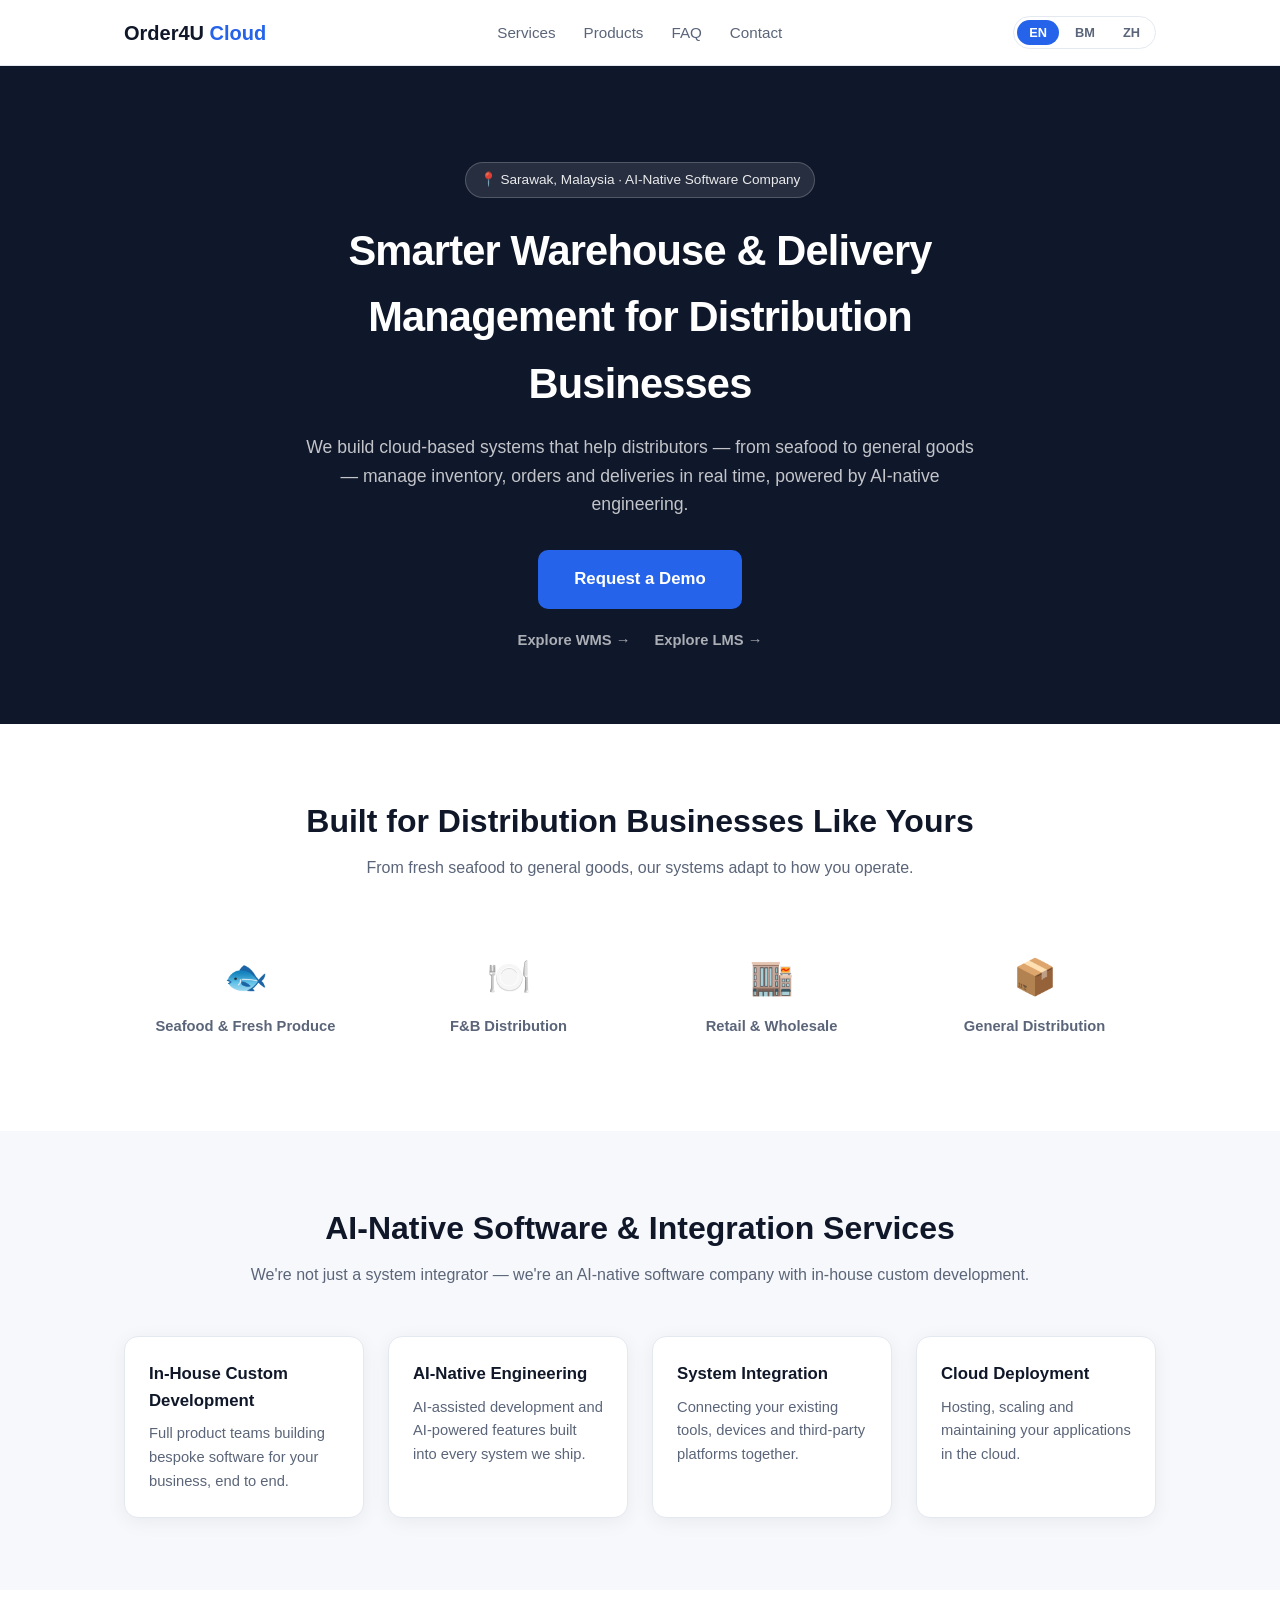
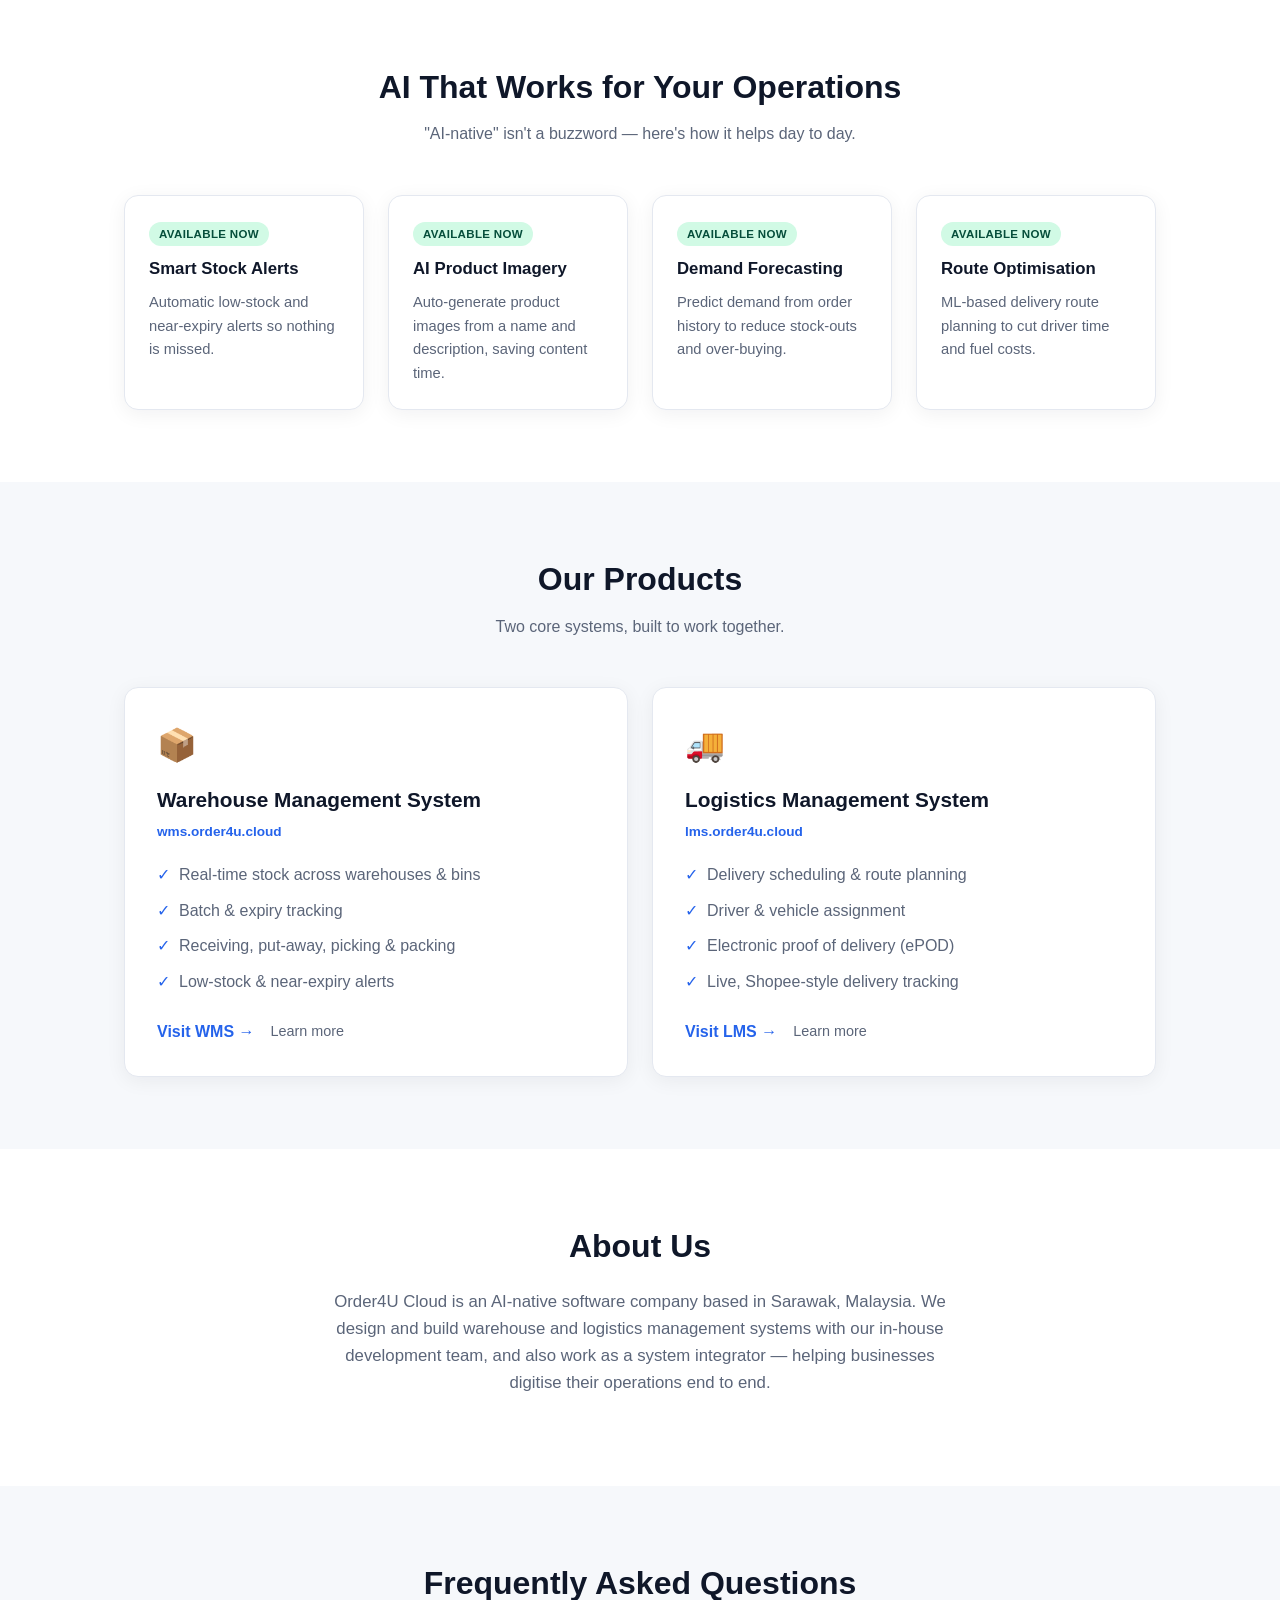
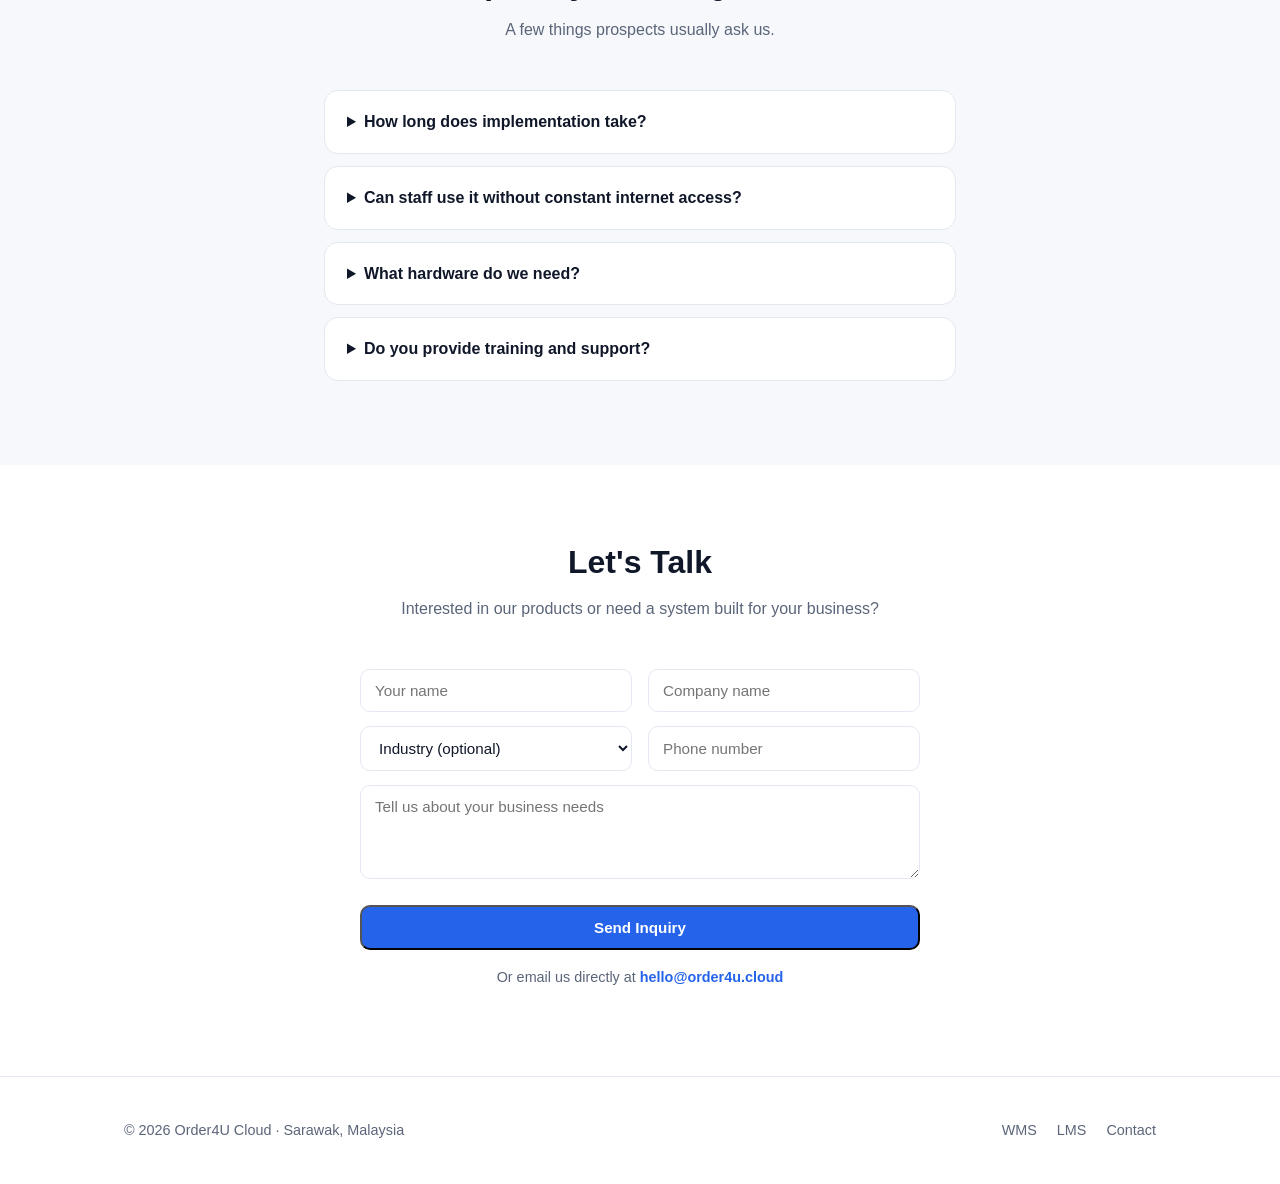
<file: index.html>
<!DOCTYPE html>
<html lang="en">
<head>
  <meta charset="UTF-8" />
  <meta name="viewport" content="width=device-width, initial-scale=1.0" />
  <meta http-equiv="Content-Security-Policy" content="default-src 'self'; style-src 'self' https://fonts.googleapis.com; font-src 'self' https://fonts.gstatic.com; script-src 'self'; img-src 'self' data:; connect-src 'none'; base-uri 'self'; form-action 'none'; object-src 'none';">
  <meta name="referrer" content="strict-origin-when-cross-origin">
  <title>Order4U Cloud — Warehouse & Logistics Management Systems</title>
  <meta name="description" content="Order4U Cloud is an AI-native software company based in Sarawak, Malaysia, building Warehouse (WMS) and Logistics (LMS) management systems, in-house custom development, and system integration." />
  <link rel="icon" href="data:,">
  <link rel="preconnect" href="https://fonts.googleapis.com">
  <link href="https://fonts.googleapis.com/css2?family=Inter:wght@400;500;600;700;800&display=swap" rel="stylesheet">
  <link rel="stylesheet" href="assets/css/styles.css" />
</head>
<body>

  <header class="site-header">
    <nav class="nav container">
      <a href="#home" class="brand">Order4U <span>Cloud</span></a>
      <ul class="nav-links">
        <li><a href="#services" data-i18n="nav.services">Services</a></li>
        <li><a href="#products" data-i18n="nav.products">Products</a></li>
        <li><a href="#faq" data-i18n="nav.faq">FAQ</a></li>
        <li><a href="#contact" data-i18n="nav.contact">Contact</a></li>
      </ul>
      <fieldset class="lang-switch">
        <legend class="sr-only">Language switch</legend>
        <button type="button" class="lang-btn" data-lang="en">EN</button>
        <button type="button" class="lang-btn" data-lang="ms">BM</button>
        <button type="button" class="lang-btn" data-lang="zh">ZH</button>
      </fieldset>
    </nav>
  </header>

  <main>
    <!-- Hero -->
    <section id="home" class="hero">
      <div class="container hero-content">
        <span class="badge" data-i18n="hero.badge">📍 Sarawak, Malaysia · AI-Native Software Company</span>
        <h1 data-i18n="hero.title">Smarter Warehouse & Delivery Management for Distribution Businesses</h1>
        <p class="hero-sub" data-i18n="hero.sub">
          We build cloud-based systems that help distributors — from seafood to general goods —
          manage inventory, orders and deliveries in real time, powered by AI-native engineering.
        </p>
        <div class="hero-actions">
          <a href="#contact" class="btn btn-primary btn-lg" data-i18n="hero.cta.demo">Request a Demo</a>
        </div>
        <div class="hero-links">
          <a href="https://wms.order4u.cloud" target="_blank" rel="noopener" data-i18n="hero.cta.wms">Explore WMS →</a>
          <a href="https://lms.order4u.cloud" target="_blank" rel="noopener" data-i18n="hero.cta.lms">Explore LMS →</a>
        </div>
      </div>
    </section>

    <!-- Industries / trust strip -->
    <section id="industries" class="section">
      <div class="container">
        <h2 class="section-title" data-i18n="industries.title">Built for Distribution Businesses Like Yours</h2>
        <p class="section-sub" data-i18n="industries.sub">From fresh seafood to general goods, our systems adapt to how you operate.</p>

        <div class="industry-grid">
          <div class="industry-item">
            <span class="industry-icon">🐟</span>
            <p data-i18n="industries.item1">Seafood & Fresh Produce</p>
          </div>
          <div class="industry-item">
            <span class="industry-icon">🍽️</span>
            <p data-i18n="industries.item2">F&B Distribution</p>
          </div>
          <div class="industry-item">
            <span class="industry-icon">🏬</span>
            <p data-i18n="industries.item3">Retail & Wholesale</p>
          </div>
          <div class="industry-item">
            <span class="industry-icon">📦</span>
            <p data-i18n="industries.item4">General Distribution</p>
          </div>
        </div>
      </div>
    </section>

    <!-- Services -->
    <section id="services" class="section section-alt">
      <div class="container">
        <h2 class="section-title" data-i18n="services.title">AI-Native Software & Integration Services</h2>
        <p class="section-sub" data-i18n="services.sub">We're not just a system integrator — we're an AI-native software company with in-house custom development.</p>

        <div class="card-grid card-grid-4">
          <div class="mini-card">
            <h4 data-i18n="services.card1.title">In-House Custom Development</h4>
            <p data-i18n="services.card1.desc">Full product teams building bespoke software for your business, end to end.</p>
          </div>
          <div class="mini-card">
            <h4 data-i18n="services.card2.title">AI-Native Engineering</h4>
            <p data-i18n="services.card2.desc">AI-assisted development and AI-powered features built into every system we ship.</p>
          </div>
          <div class="mini-card">
            <h4 data-i18n="services.card3.title">System Integration</h4>
            <p data-i18n="services.card3.desc">Connecting your existing tools, devices and third-party platforms together.</p>
          </div>
          <div class="mini-card">
            <h4 data-i18n="services.card4.title">Cloud Deployment</h4>
            <p data-i18n="services.card4.desc">Hosting, scaling and maintaining your applications in the cloud.</p>
          </div>
        </div>
      </div>
    </section>

    <!-- AI capabilities -->
    <section id="ai" class="section">
      <div class="container">
        <h2 class="section-title" data-i18n="ai.title">AI That Works for Your Operations</h2>
        <p class="section-sub" data-i18n="ai.sub">"AI-native" isn't a buzzword — here's how it helps day to day.</p>

        <div class="card-grid card-grid-4">
          <div class="mini-card">
            <span class="tag tag-live" data-i18n="ai.tag.live">Available now</span>
            <h4 data-i18n="ai.card1.title">Smart Stock Alerts</h4>
            <p data-i18n="ai.card1.desc">Automatic low-stock and near-expiry alerts so nothing is missed.</p>
          </div>
          <div class="mini-card">
            <span class="tag tag-live" data-i18n="ai.tag.live">Available now</span>
            <h4 data-i18n="ai.card2.title">AI Product Imagery</h4>
            <p data-i18n="ai.card2.desc">Auto-generate product images from a name and description, saving content time.</p>
          </div>
          <div class="mini-card">
            <span class="tag tag-live" data-i18n="ai.tag.live">Available now</span>
            <h4 data-i18n="ai.card3.title">Demand Forecasting</h4>
            <p data-i18n="ai.card3.desc">Predict demand from order history to reduce stock-outs and over-buying.</p>
          </div>
          <div class="mini-card">
            <span class="tag tag-live" data-i18n="ai.tag.live">Available now</span>
            <h4 data-i18n="ai.card4.title">Route Optimisation</h4>
            <p data-i18n="ai.card4.desc">ML-based delivery route planning to cut driver time and fuel costs.</p>
          </div>
        </div>
      </div>
    </section>

    <!-- Products -->
    <section id="products" class="section section-alt">
      <div class="container">
        <h2 class="section-title" data-i18n="products.title">Our Products</h2>
        <p class="section-sub" data-i18n="products.sub">Two core systems, built to work together.</p>

        <div class="card-grid">
          <article class="card">
            <div class="card-icon">📦</div>
            <h3 data-i18n="products.wms.title">Warehouse Management System</h3>
            <p class="card-tag">wms.order4u.cloud</p>
            <ul class="feature-list">
              <li data-i18n="products.wms.f1">Real-time stock across warehouses & bins</li>
              <li data-i18n="products.wms.f2">Batch & expiry tracking</li>
              <li data-i18n="products.wms.f3">Receiving, put-away, picking & packing</li>
              <li data-i18n="products.wms.f4">Low-stock & near-expiry alerts</li>
            </ul>
            <div class="card-link-row">
              <a href="https://wms.order4u.cloud" class="card-link" target="_blank" rel="noopener" data-i18n="products.wms.link">Visit WMS →</a>
              <a href="wms.html" class="card-link card-link-muted" data-i18n="products.wms.learn">Learn more</a>
            </div>
          </article>

          <article class="card">
            <div class="card-icon">🚚</div>
            <h3 data-i18n="products.lms.title">Logistics Management System</h3>
            <p class="card-tag">lms.order4u.cloud</p>
            <ul class="feature-list">
              <li data-i18n="products.lms.f1">Delivery scheduling & route planning</li>
              <li data-i18n="products.lms.f2">Driver & vehicle assignment</li>
              <li data-i18n="products.lms.f3">Electronic proof of delivery (ePOD)</li>
              <li data-i18n="products.lms.f4">Live, Shopee-style delivery tracking</li>
            </ul>
            <div class="card-link-row">
              <a href="https://lms.order4u.cloud" class="card-link" target="_blank" rel="noopener" data-i18n="products.lms.link">Visit LMS →</a>
              <a href="lms.html" class="card-link card-link-muted" data-i18n="products.lms.learn">Learn more</a>
            </div>
          </article>
        </div>
      </div>
    </section>

    <!-- About -->
    <section id="about" class="section">
      <div class="container about-content">
        <h2 class="section-title" data-i18n="about.title">About Us</h2>
        <p data-i18n="about.text">
          Order4U Cloud is an AI-native software company based in Sarawak, Malaysia. We design and
          build warehouse and logistics management systems with our in-house development team, and
          also work as a system integrator — helping businesses digitise their operations end to end.
        </p>
      </div>
    </section>

    <!-- FAQ -->
    <section id="faq" class="section section-alt">
      <div class="container faq-content">
        <h2 class="section-title" data-i18n="faq.title">Frequently Asked Questions</h2>
        <p class="section-sub" data-i18n="faq.sub">A few things prospects usually ask us.</p>

        <details class="faq-item">
          <summary data-i18n="faq.q1">How long does implementation take?</summary>
          <p data-i18n="faq.a1">Timeline depends on your business size and data complexity — we scope a clear plan together during your consultation.</p>
        </details>
        <details class="faq-item">
          <summary data-i18n="faq.q2">Can staff use it without constant internet access?</summary>
          <p data-i18n="faq.a2">Our apps are designed mobile-first for warehouse and driver use. If you have specific offline requirements, we'll scope them with you.</p>
        </details>
        <details class="faq-item">
          <summary data-i18n="faq.q3">What hardware do we need?</summary>
          <p data-i18n="faq.a3">Standard barcode scanners and thermal label printers are supported — we advise on compatible hardware during setup.</p>
        </details>
        <details class="faq-item">
          <summary data-i18n="faq.q4">Do you provide training and support?</summary>
          <p data-i18n="faq.a4">Yes — onboarding includes staff training, with ongoing support available after go-live.</p>
        </details>
      </div>
    </section>

    <!-- Contact -->
    <section id="contact" class="section contact-section">
      <div class="container">
        <h2 class="section-title" data-i18n="contact.title">Let's Talk</h2>
        <p class="section-sub" data-i18n="contact.sub">Interested in our products or need a system built for your business?</p>

        <form class="contact-form" id="contact-form">
          <div class="form-row">
            <label class="sr-only" for="contact-name" data-i18n="contact.form.name">Your name</label>
            <input id="contact-name" type="text" name="name" data-i18n-placeholder="contact.form.name" placeholder="Your name" required />
            <label class="sr-only" for="contact-company" data-i18n="contact.form.company">Company name</label>
            <input id="contact-company" type="text" name="company" data-i18n-placeholder="contact.form.company" placeholder="Company name" />
          </div>
          <div class="form-row">
            <label class="sr-only" for="contact-industry" data-i18n="contact.form.industry">Industry (optional)</label>
            <select id="contact-industry" name="industry">
              <option value="" data-i18n="contact.form.industry">Industry (optional)</option>
              <option data-i18n="industries.item1">Seafood & Fresh Produce</option>
              <option data-i18n="industries.item2">F&B Distribution</option>
              <option data-i18n="industries.item3">Retail & Wholesale</option>
              <option data-i18n="industries.item4">General Distribution</option>
            </select>
            <label class="sr-only" for="contact-phone" data-i18n="contact.form.phone">Phone number</label>
            <input id="contact-phone" type="tel" name="phone" data-i18n-placeholder="contact.form.phone" placeholder="Phone number" />
          </div>
          <label class="sr-only" for="contact-message" data-i18n="contact.form.message">Tell us about your business needs</label>
          <textarea id="contact-message" name="message" rows="4" data-i18n-placeholder="contact.form.message" placeholder="Tell us about your business needs" required></textarea>
          <button type="submit" class="btn btn-primary" data-i18n="contact.form.submit">Send Inquiry</button>
        </form>
        <p class="form-note" data-i18n="contact.form.note">
          Or email us directly at <a href="mailto:hello@order4u.cloud">hello@order4u.cloud</a>
        </p>
      </div>
    </section>
  </main>

  <footer class="site-footer">
    <div class="container footer-content">
      <p data-i18n="footer.copy">© 2026 Order4U Cloud · Sarawak, Malaysia</p>
      <div class="footer-links">
        <a href="https://wms.order4u.cloud" target="_blank" rel="noopener">WMS</a>
        <a href="https://lms.order4u.cloud" target="_blank" rel="noopener">LMS</a>
        <a href="mailto:hello@order4u.cloud" data-i18n="nav.contact">Contact</a>
      </div>
    </div>
  </footer>

  <script src="assets/js/i18n.js"></script>
  <script src="assets/js/contact.js"></script>
  <script src="assets/js/particles.js"></script>
</body>
</html>
</file>
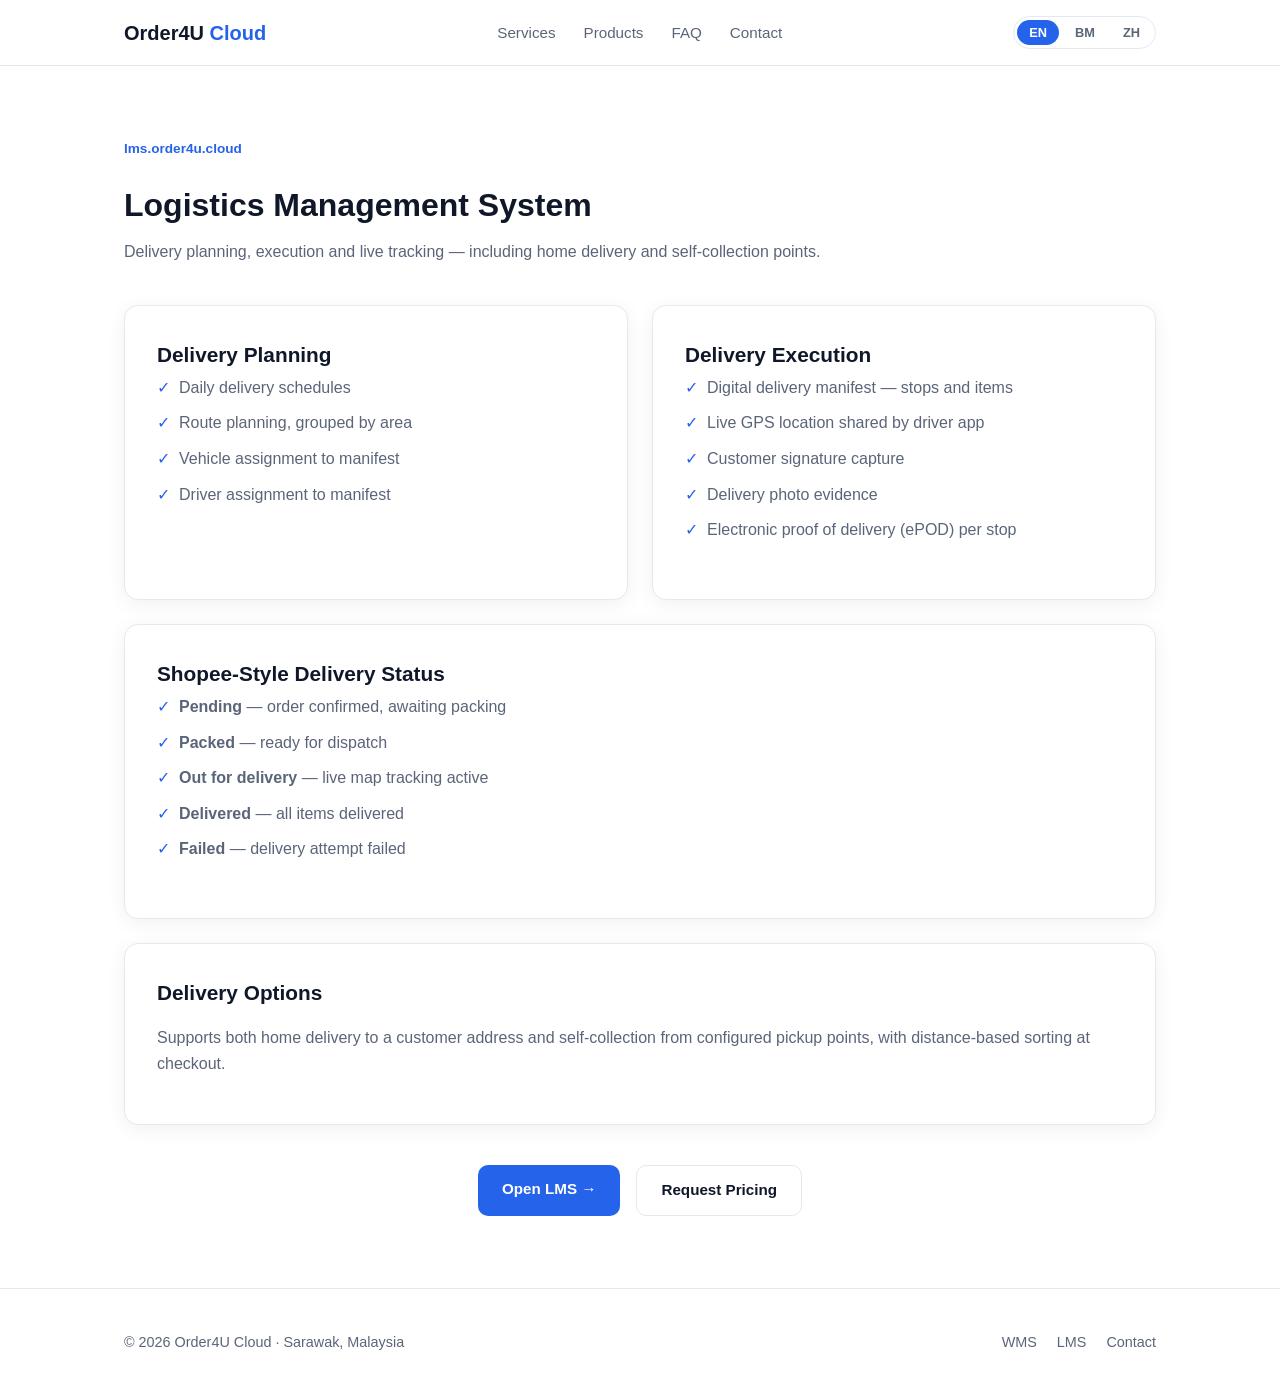
<file: lms.html>
<!DOCTYPE html>
<html lang="en">
<head>
  <meta charset="UTF-8" />
  <meta name="viewport" content="width=device-width, initial-scale=1.0" />
  <meta http-equiv="Content-Security-Policy" content="default-src 'self'; style-src 'self' https://fonts.googleapis.com; font-src 'self' https://fonts.gstatic.com; script-src 'self'; img-src 'self' data:; connect-src 'none'; base-uri 'self'; form-action 'none'; object-src 'none';">
  <meta name="referrer" content="strict-origin-when-cross-origin">
  <title>Logistics Management System (LMS) — Order4U Cloud</title>
  <meta name="description" content="Order4U LMS: delivery scheduling, route planning, ePOD and live Shopee-style delivery tracking for distribution businesses." />
  <link rel="icon" href="data:,">
  <link rel="preconnect" href="https://fonts.googleapis.com">
  <link href="https://fonts.googleapis.com/css2?family=Inter:wght@400;500;600;700;800&display=swap" rel="stylesheet">
  <link rel="stylesheet" href="assets/css/styles.css" />
</head>
<body>

  <header class="site-header">
    <nav class="nav container">
      <a href="index.html" class="brand">Order4U <span>Cloud</span></a>
      <ul class="nav-links">
        <li><a href="index.html#services" data-i18n="nav.services">Services</a></li>
        <li><a href="index.html#products" data-i18n="nav.products">Products</a></li>
        <li><a href="index.html#faq" data-i18n="nav.faq">FAQ</a></li>
        <li><a href="index.html#contact" data-i18n="nav.contact">Contact</a></li>
      </ul>
      <fieldset class="lang-switch">
        <legend class="sr-only">Language switch</legend>
        <button type="button" class="lang-btn" data-lang="en">EN</button>
        <button type="button" class="lang-btn" data-lang="ms">BM</button>
        <button type="button" class="lang-btn" data-lang="zh">ZH</button>
      </fieldset>
    </nav>
  </header>

  <main>
    <section class="section">
      <div class="container">
        <p class="card-tag">lms.order4u.cloud</p>
        <h1 class="section-title text-left" data-i18n="products.lms.title">Logistics Management System</h1>
        <p class="section-sub section-sub-detail" data-i18n="lms.intro.sub">
          Delivery planning, execution and live tracking — including home delivery and
          self-collection points.
        </p>

        <div class="card-grid">
          <article class="card">
            <h3 data-i18n="lms.planning.title">Delivery Planning</h3>
            <ul class="feature-list">
              <li data-i18n="lms.planning.f1">Daily delivery schedules</li>
              <li data-i18n="lms.planning.f2">Route planning, grouped by area</li>
              <li data-i18n="lms.planning.f3">Vehicle assignment to manifest</li>
              <li data-i18n="lms.planning.f4">Driver assignment to manifest</li>
            </ul>
          </article>

          <article class="card">
            <h3 data-i18n="lms.execution.title">Delivery Execution</h3>
            <ul class="feature-list">
              <li data-i18n="lms.execution.f1">Digital delivery manifest — stops and items</li>
              <li data-i18n="lms.execution.f2">Live GPS location shared by driver app</li>
              <li data-i18n="lms.execution.f3">Customer signature capture</li>
              <li data-i18n="lms.execution.f4">Delivery photo evidence</li>
              <li data-i18n="lms.execution.f5">Electronic proof of delivery (ePOD) per stop</li>
            </ul>
          </article>
        </div>

        <div class="card card-mt">
          <h3 data-i18n="lms.shopee.title">Shopee-Style Delivery Status</h3>
          <ul class="feature-list">
            <li data-i18n="lms.shopee.f1"><strong>Pending</strong> — order confirmed, awaiting packing</li>
            <li data-i18n="lms.shopee.f2"><strong>Packed</strong> — ready for dispatch</li>
            <li data-i18n="lms.shopee.f3"><strong>Out for delivery</strong> — live map tracking active</li>
            <li data-i18n="lms.shopee.f4"><strong>Delivered</strong> — all items delivered</li>
            <li data-i18n="lms.shopee.f5"><strong>Failed</strong> — delivery attempt failed</li>
          </ul>
        </div>

        <div class="card card-mt">
          <h3 data-i18n="lms.options.title">Delivery Options</h3>
          <p class="text-muted" data-i18n="lms.options.desc">
            Supports both home delivery to a customer address and self-collection from
            configured pickup points, with distance-based sorting at checkout.
          </p>
        </div>

        <div class="hero-actions hero-actions-mt">
          <a href="https://lms.order4u.cloud" class="btn btn-primary" target="_blank" rel="noopener" data-i18n="lms.cta.open">Open LMS →</a>
          <a href="index.html#contact" class="btn btn-outline" data-i18n="lms.cta.pricing">Request Pricing</a>
        </div>
      </div>
    </section>
  </main>

  <footer class="site-footer">
    <div class="container footer-content">
      <p data-i18n="footer.copy">© 2026 Order4U Cloud · Sarawak, Malaysia</p>
      <div class="footer-links">
        <a href="https://wms.order4u.cloud" target="_blank" rel="noopener">WMS</a>
        <a href="https://lms.order4u.cloud" target="_blank" rel="noopener">LMS</a>
        <a href="mailto:hello@order4u.cloud" data-i18n="nav.contact">Contact</a>
      </div>
    </div>
  </footer>

  <script src="assets/js/i18n.js"></script>
</body>
</html>
</file>
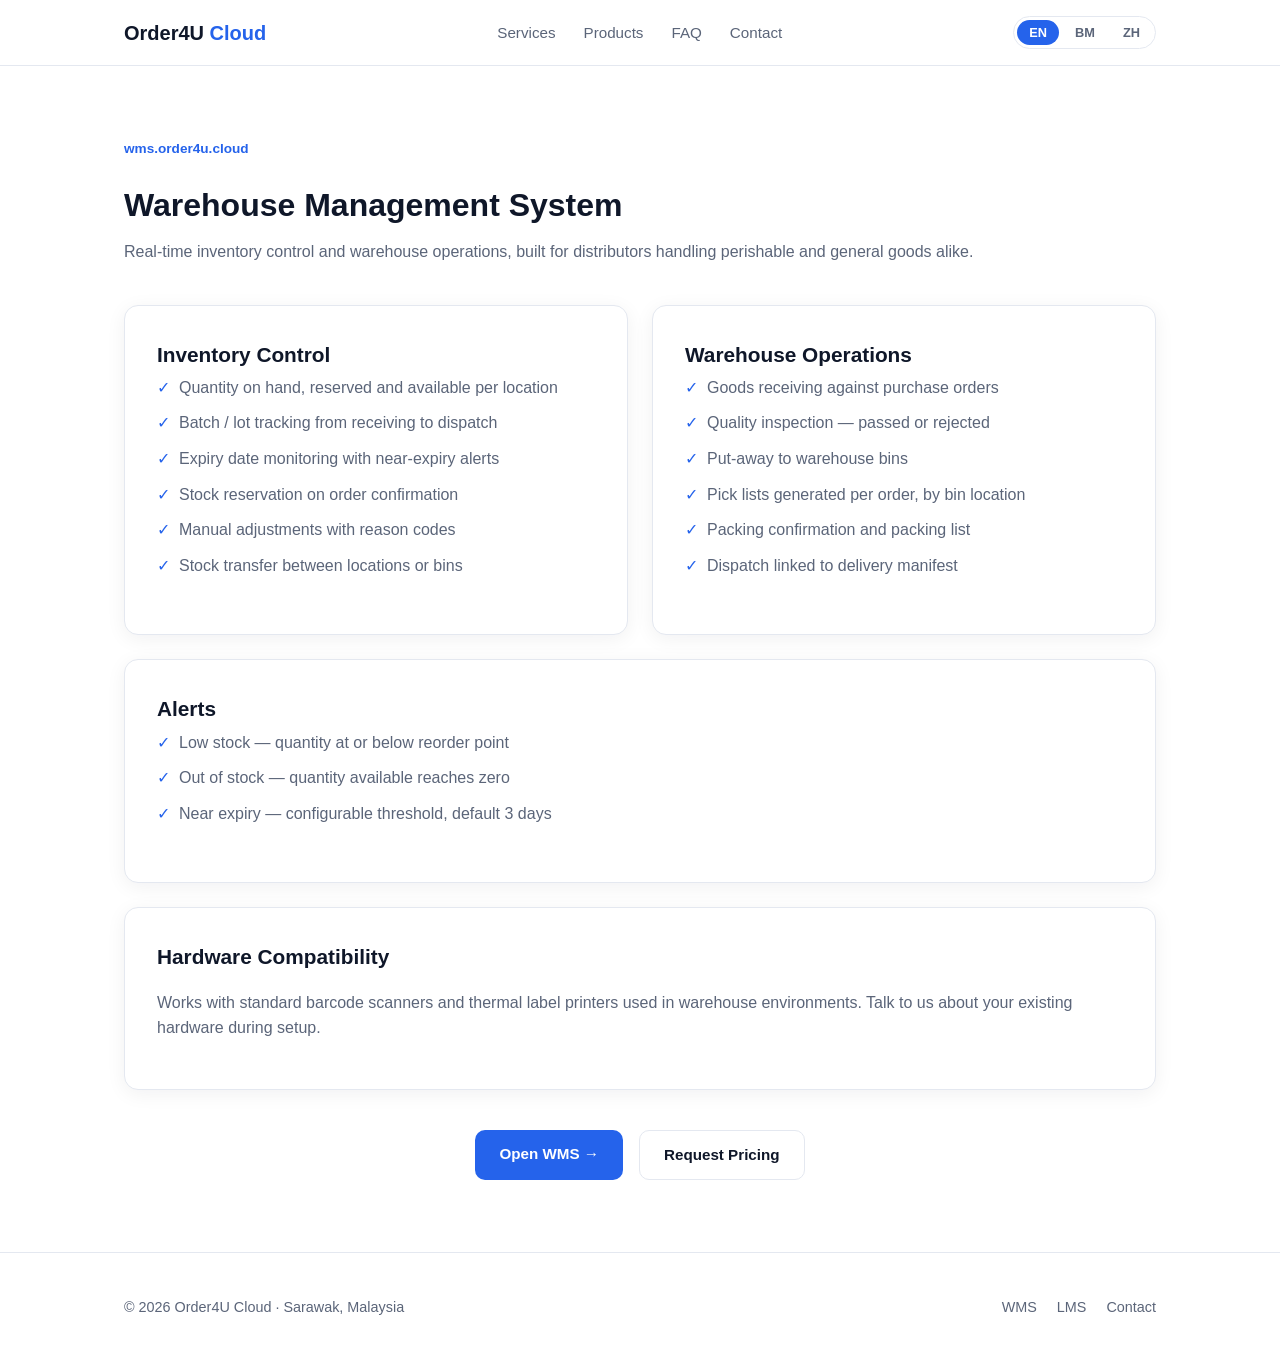
<file: wms.html>
<!DOCTYPE html>
<html lang="en">
<head>
  <meta charset="UTF-8" />
  <meta name="viewport" content="width=device-width, initial-scale=1.0" />
  <meta http-equiv="Content-Security-Policy" content="default-src 'self'; style-src 'self' https://fonts.googleapis.com; font-src 'self' https://fonts.gstatic.com; script-src 'self'; img-src 'self' data:; connect-src 'none'; base-uri 'self'; form-action 'none'; object-src 'none';">
  <meta name="referrer" content="strict-origin-when-cross-origin">
  <title>Warehouse Management System (WMS) — Order4U Cloud</title>
  <meta name="description" content="Order4U WMS: real-time inventory, batch and expiry tracking, receiving, put-away, picking and packing for distribution businesses." />
  <link rel="icon" href="data:,">
  <link rel="preconnect" href="https://fonts.googleapis.com">
  <link href="https://fonts.googleapis.com/css2?family=Inter:wght@400;500;600;700;800&display=swap" rel="stylesheet">
  <link rel="stylesheet" href="assets/css/styles.css" />
</head>
<body>

  <header class="site-header">
    <nav class="nav container">
      <a href="index.html" class="brand">Order4U <span>Cloud</span></a>
      <ul class="nav-links">
        <li><a href="index.html#services" data-i18n="nav.services">Services</a></li>
        <li><a href="index.html#products" data-i18n="nav.products">Products</a></li>
        <li><a href="index.html#faq" data-i18n="nav.faq">FAQ</a></li>
        <li><a href="index.html#contact" data-i18n="nav.contact">Contact</a></li>
      </ul>
      <fieldset class="lang-switch">
        <legend class="sr-only">Language switch</legend>
        <button type="button" class="lang-btn" data-lang="en">EN</button>
        <button type="button" class="lang-btn" data-lang="ms">BM</button>
        <button type="button" class="lang-btn" data-lang="zh">ZH</button>
      </fieldset>
    </nav>
  </header>

  <main>
    <section class="section">
      <div class="container">
        <p class="card-tag">wms.order4u.cloud</p>
        <h1 class="section-title text-left" data-i18n="products.wms.title">Warehouse Management System</h1>
        <p class="section-sub section-sub-detail" data-i18n="wms.intro.sub">
          Real-time inventory control and warehouse operations, built for distributors handling
          perishable and general goods alike.
        </p>

        <div class="card-grid">
          <article class="card">
            <h3 data-i18n="wms.inventory.title">Inventory Control</h3>
            <ul class="feature-list">
              <li data-i18n="wms.inventory.f1">Quantity on hand, reserved and available per location</li>
              <li data-i18n="wms.inventory.f2">Batch / lot tracking from receiving to dispatch</li>
              <li data-i18n="wms.inventory.f3">Expiry date monitoring with near-expiry alerts</li>
              <li data-i18n="wms.inventory.f4">Stock reservation on order confirmation</li>
              <li data-i18n="wms.inventory.f5">Manual adjustments with reason codes</li>
              <li data-i18n="wms.inventory.f6">Stock transfer between locations or bins</li>
            </ul>
          </article>

          <article class="card">
            <h3 data-i18n="wms.operations.title">Warehouse Operations</h3>
            <ul class="feature-list">
              <li data-i18n="wms.operations.f1">Goods receiving against purchase orders</li>
              <li data-i18n="wms.operations.f2">Quality inspection — passed or rejected</li>
              <li data-i18n="wms.operations.f3">Put-away to warehouse bins</li>
              <li data-i18n="wms.operations.f4">Pick lists generated per order, by bin location</li>
              <li data-i18n="wms.operations.f5">Packing confirmation and packing list</li>
              <li data-i18n="wms.operations.f6">Dispatch linked to delivery manifest</li>
            </ul>
          </article>
        </div>

        <div class="card card-mt">
          <h3 data-i18n="wms.alerts.title">Alerts</h3>
          <ul class="feature-list">
            <li data-i18n="wms.alerts.f1">Low stock — quantity at or below reorder point</li>
            <li data-i18n="wms.alerts.f2">Out of stock — quantity available reaches zero</li>
            <li data-i18n="wms.alerts.f3">Near expiry — configurable threshold, default 3 days</li>
          </ul>
        </div>

        <div class="card card-mt">
          <h3 data-i18n="wms.hardware.title">Hardware Compatibility</h3>
          <p class="text-muted" data-i18n="wms.hardware.desc">
            Works with standard barcode scanners and thermal label printers used in warehouse
            environments. Talk to us about your existing hardware during setup.
          </p>
        </div>

        <div class="hero-actions hero-actions-mt">
          <a href="https://wms.order4u.cloud" class="btn btn-primary" target="_blank" rel="noopener" data-i18n="wms.cta.open">Open WMS →</a>
          <a href="index.html#contact" class="btn btn-outline" data-i18n="wms.cta.pricing">Request Pricing</a>
        </div>
      </div>
    </section>
  </main>

  <footer class="site-footer">
    <div class="container footer-content">
      <p data-i18n="footer.copy">© 2026 Order4U Cloud · Sarawak, Malaysia</p>
      <div class="footer-links">
        <a href="https://wms.order4u.cloud" target="_blank" rel="noopener">WMS</a>
        <a href="https://lms.order4u.cloud" target="_blank" rel="noopener">LMS</a>
        <a href="mailto:hello@order4u.cloud" data-i18n="nav.contact">Contact</a>
      </div>
    </div>
  </footer>

  <script src="assets/js/i18n.js"></script>
</body>
</html>
</file>
<file: assets/css/styles.css>
:root {
  --bg: #ffffff;
  --bg-alt: #f6f8fb;
  --card: #ffffff;
  --text: #0f1729;
  --muted: #5b6579;
  --primary: #2563eb;
  --primary-dark: #1d4ed8;
  --border: #e4e8f0;
  --radius: 14px;
  --shadow: 0 4px 20px rgba(15, 23, 41, 0.06);
}

* { box-sizing: border-box; }

body {
  margin: 0;
  font-family: "Inter", -apple-system, BlinkMacSystemFont, "Segoe UI", sans-serif;
  background: var(--bg);
  color: var(--text);
  line-height: 1.6;
}

a { color: inherit; text-decoration: none; }

.container {
  max-width: 1080px;
  margin: 0 auto;
  padding: 0 24px;
}

/* Header */
.site-header {
  position: sticky;
  top: 0;
  z-index: 10;
  background: rgba(255, 255, 255, 0.85);
  backdrop-filter: blur(8px);
  border-bottom: 1px solid var(--border);
}

.nav {
  display: flex;
  align-items: center;
  justify-content: space-between;
  padding: 16px 24px;
}

.brand {
  font-weight: 800;
  font-size: 1.25rem;
}

.brand span { color: var(--primary); }

.nav-links {
  display: flex;
  gap: 28px;
  list-style: none;
  margin: 0;
  padding: 0;
}

.nav-links a {
  color: var(--muted);
  font-weight: 500;
  font-size: 0.95rem;
}

.nav-links a:hover { color: var(--text); }

.lang-switch {
  display: flex;
  gap: 4px;
  margin: 0;
  border: 1px solid var(--border);
  border-radius: 999px;
  padding: 3px;
}

.sr-only {
  position: absolute;
  width: 1px;
  height: 1px;
  padding: 0;
  margin: -1px;
  overflow: hidden;
  clip: rect(0, 0, 0, 0);
  white-space: nowrap;
  border: 0;
}

.lang-btn {
  border: none;
  background: transparent;
  color: var(--muted);
  font-size: 0.8rem;
  font-weight: 700;
  padding: 5px 12px;
  border-radius: 999px;
  cursor: pointer;
}

.lang-btn.active {
  background: var(--primary);
  color: #fff;
}

/* Hero */
.hero {
  position: relative;
  overflow: hidden;
  padding: 96px 0 72px;
  background-color: #0f172a;
}

.hero-content { position: relative; z-index: 1; text-align: center; max-width: 720px; margin: 0 auto; }

.hero h1 { color: #ffffff; }
.hero .hero-sub { color: rgba(255, 255, 255, 0.75); }
.hero .badge {
  background: rgba(255, 255, 255, 0.10);
  border-color: rgba(255, 255, 255, 0.20);
  color: rgba(255, 255, 255, 0.90);
}
.hero .hero-links a { color: rgba(255, 255, 255, 0.65); }
.hero .hero-links a:hover { color: #ffffff; }

.badge {
  display: inline-block;
  padding: 6px 14px;
  background: var(--bg-alt);
  border: 1px solid var(--border);
  border-radius: 999px;
  color: var(--primary-dark);
  font-size: 0.85rem;
  margin-bottom: 20px;
}

.hero h1 {
  font-size: 2.6rem;
  font-weight: 800;
  margin: 0 0 16px;
  letter-spacing: -0.02em;
}

.hero-sub {
  color: var(--muted);
  font-size: 1.1rem;
  margin: 0 0 32px;
}

.hero-actions {
  display: flex;
  gap: 16px;
  justify-content: center;
  flex-wrap: wrap;
}

.hero-links {
  display: flex;
  gap: 24px;
  justify-content: center;
  flex-wrap: wrap;
  margin-top: 20px;
}

.hero-links a {
  color: var(--muted);
  font-weight: 600;
  font-size: 0.92rem;
}

.hero-links a:hover { color: var(--primary); }

/* Buttons */
.btn {
  display: inline-block;
  padding: 12px 24px;
  border-radius: 10px;
  font-weight: 600;
  font-size: 0.95rem;
  transition: transform 0.15s ease, background 0.15s ease;
}

.btn-primary {
  background: var(--primary);
  color: #fff;
}

.btn-primary:hover { background: var(--primary-dark); transform: translateY(-1px); }

.btn-lg {
  padding: 16px 36px;
  font-size: 1.05rem;
}

.btn-outline {
  border: 1px solid var(--border);
  color: var(--text);
  background: var(--bg);
}

.btn-outline:hover { border-color: var(--primary); color: var(--primary); transform: translateY(-1px); }

/* Sections */
.section { padding: 72px 0; }
.section-alt { background: var(--bg-alt); }

.section-title {
  font-size: 2rem;
  font-weight: 800;
  text-align: center;
  margin: 0 0 8px;
}

.section-sub {
  text-align: center;
  color: var(--muted);
  margin: 0 0 48px;
}

/* Cards */
.card-grid {
  display: grid;
  grid-template-columns: repeat(2, 1fr);
  gap: 24px;
}

.card-grid-4 { grid-template-columns: repeat(4, 1fr); }

.card {
  background: var(--card);
  border: 1px solid var(--border);
  border-radius: var(--radius);
  padding: 32px;
  box-shadow: var(--shadow);
}

.card-icon { font-size: 2rem; margin-bottom: 12px; }

.card h3 { margin: 0 0 4px; font-size: 1.3rem; }

.card-tag {
  color: var(--primary);
  font-size: 0.85rem;
  font-weight: 600;
  margin: 0 0 20px;
}

.feature-list {
  list-style: none;
  margin: 0 0 24px;
  padding: 0;
  color: var(--muted);
}

.feature-list li {
  padding-left: 22px;
  position: relative;
  margin-bottom: 10px;
}

.feature-list li::before {
  content: "✓";
  color: var(--primary);
  position: absolute;
  left: 0;
}

.card-link { color: var(--primary); font-weight: 600; }
.card-link:hover { color: var(--primary-dark); }

.card-link-row {
  display: flex;
  align-items: center;
  gap: 16px;
}

.card-link-muted { color: var(--muted); font-weight: 500; font-size: 0.9rem; }
.card-link-muted:hover { color: var(--text); }

.mini-card {
  background: var(--card);
  border: 1px solid var(--border);
  border-radius: var(--radius);
  padding: 24px;
  box-shadow: var(--shadow);
}

.mini-card h4 { margin: 0 0 8px; font-size: 1.05rem; }
.mini-card p { margin: 0; color: var(--muted); font-size: 0.92rem; }

.tag {
  display: inline-block;
  font-size: 0.72rem;
  font-weight: 700;
  text-transform: uppercase;
  letter-spacing: 0.03em;
  padding: 3px 10px;
  border-radius: 999px;
  margin-bottom: 10px;
}

.tag-live { background: #d1fae5; color: #064e3b; }
.tag-soon { background: #fef3c7; color: #451a03; }

/* Industries */
.industry-grid {
  display: grid;
  grid-template-columns: repeat(4, 1fr);
  gap: 20px;
  text-align: center;
}

.industry-item {
  padding: 20px;
}

.industry-icon { font-size: 2.2rem; display: block; margin-bottom: 10px; }
.industry-item p { margin: 0; color: var(--muted); font-weight: 600; font-size: 0.92rem; }

/* About / Contact */
.about-content { max-width: 680px; text-align: center; margin: 0 auto; }
.about-content p { color: var(--muted); font-size: 1.05rem; }

.contact-section { text-align: center; }

/* FAQ */
.faq-content { max-width: 680px; margin: 0 auto; }

.faq-item {
  background: var(--card);
  border: 1px solid var(--border);
  border-radius: var(--radius);
  padding: 18px 22px;
  margin-bottom: 12px;
}

.faq-item summary {
  cursor: pointer;
  font-weight: 600;
}

.faq-item p {
  margin: 12px 0 0;
  color: var(--muted);
}

/* Contact form */
.contact-form {
  max-width: 560px;
  margin: 0 auto;
  text-align: left;
}

.form-row {
  display: flex;
  gap: 16px;
  margin-bottom: 14px;
}

.contact-form input,
.contact-form select,
.contact-form textarea {
  width: 100%;
  padding: 12px 14px;
  border: 1px solid var(--border);
  border-radius: 10px;
  font-family: inherit;
  font-size: 0.95rem;
  color: var(--text);
  background: var(--card);
}

.contact-form textarea {
  margin-bottom: 18px;
  resize: vertical;
}

.contact-form button { width: 100%; }

.form-note {
  text-align: center;
  color: var(--muted);
  font-size: 0.9rem;
  margin-top: 16px;
}

.form-note a { color: var(--primary); font-weight: 600; }

/* Footer */
.site-footer {
  border-top: 1px solid var(--border);
  padding: 28px 0;
}

.footer-content {
  display: flex;
  justify-content: space-between;
  align-items: center;
  flex-wrap: wrap;
  gap: 12px;
  color: var(--muted);
  font-size: 0.9rem;
}

.footer-links { display: flex; gap: 20px; }
.footer-links a:hover { color: var(--text); }

/* Utility classes */
.text-left { text-align: left; }
.section-sub-detail { text-align: left; margin-bottom: 40px; }
.card-mt { margin-top: 24px; }
.hero-actions-mt { margin-top: 40px; }
.text-muted { color: var(--muted); }

@media (max-width: 720px) {
  .nav-links { display: none; }
  .hero h1 { font-size: 2rem; }
  .card-grid, .card-grid-4, .industry-grid { grid-template-columns: 1fr; }
  .form-row { flex-direction: column; gap: 14px; }
}
</file>
